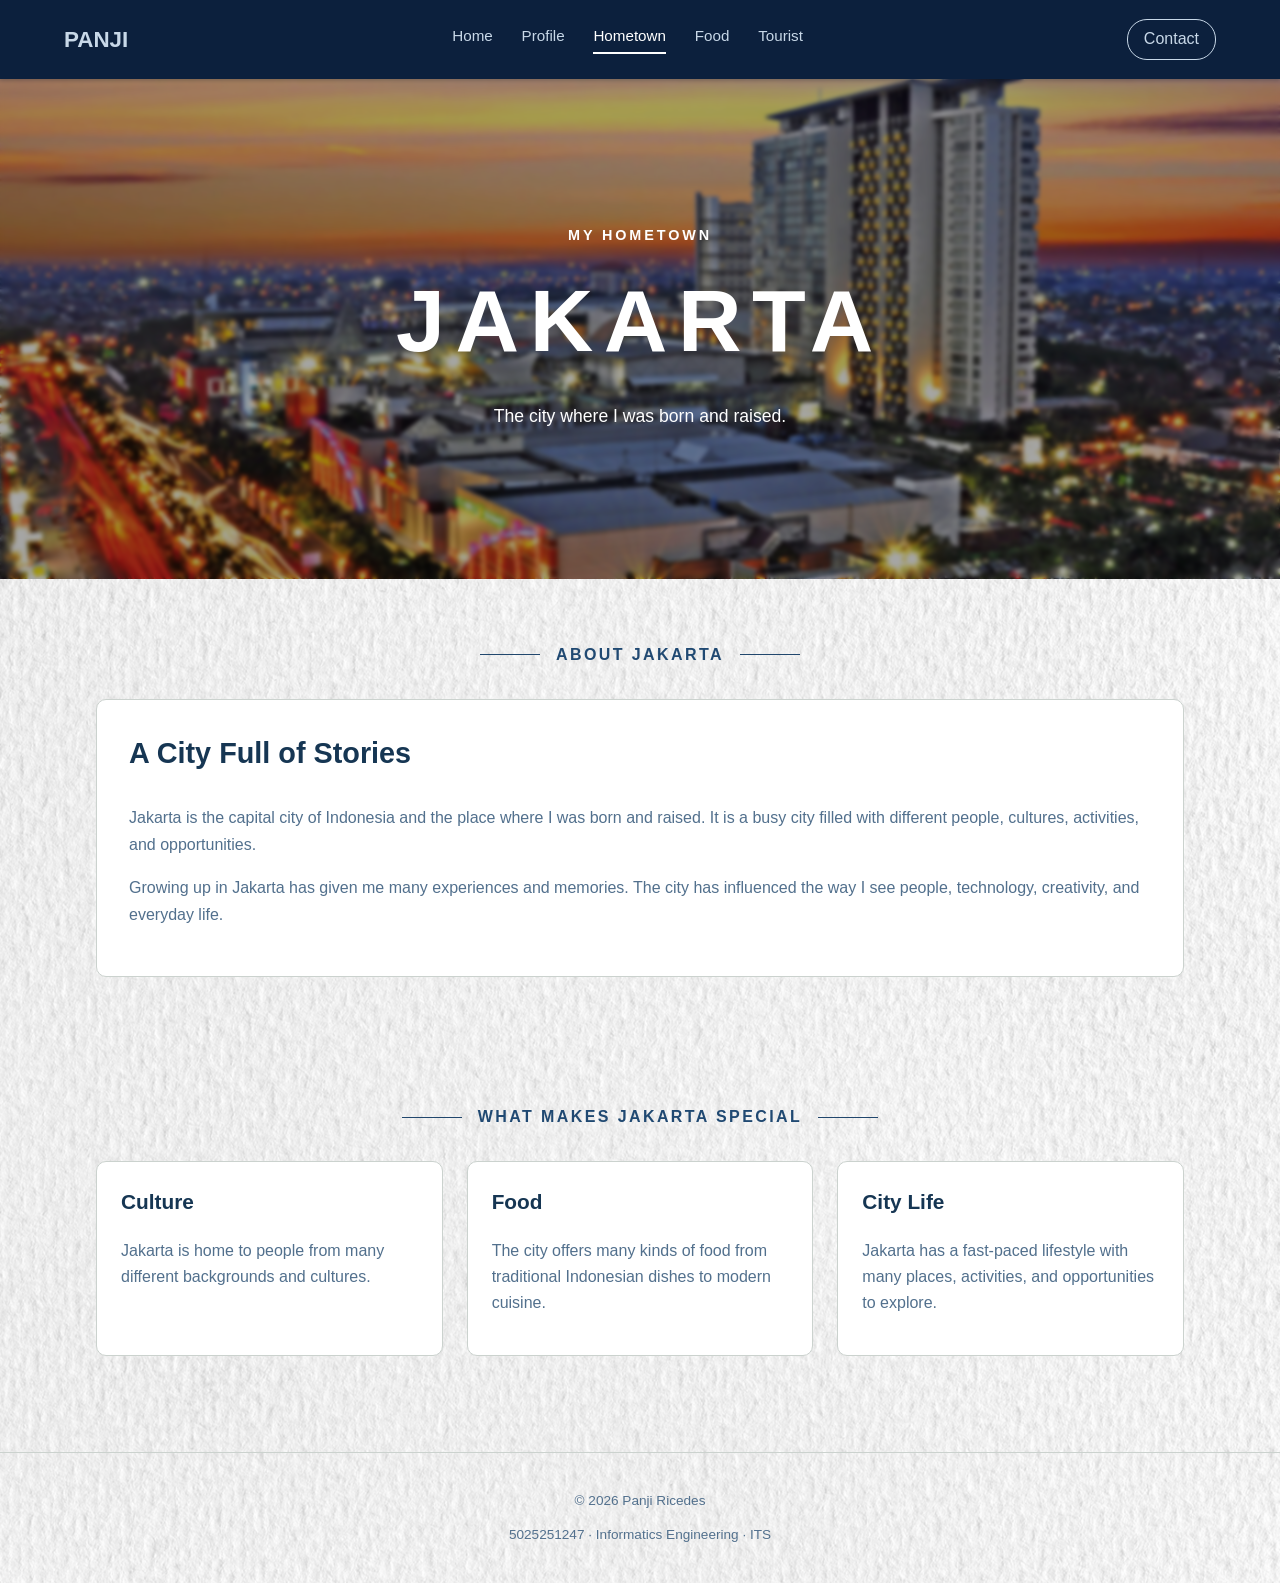
<file: quiz1/hometown/index.html>
<!DOCTYPE html>
<html lang="en">
<head>
    <meta charset="UTF-8">
    <meta name="viewport" content="width=device-width, initial-scale=1.0">

    <title>Hometown - Panji Ricedes</title>

    <link rel="stylesheet" href="../css/style.css">
    <link rel="stylesheet" href="../css/pages.css">
</head>

<body>
    <header class="site-header">
        <a href="../" class="brand"> PANJI </a>

        <nav class="site-menu">
            <ul>
            <li><a href="../index.html">Home</a></li>
            <li><a href="../profile/">Profile</a></li>
            <li><a href="../hometown/" aria-current="page">Hometown</a></li>
            <li><a href="../food/">Food</a></li>
            <li><a href="../tourist/">Tourist</a></li>
            </ul>
        </nav>
        <a href="../profile/" class="contact-button">Contact</a>
    </header>


    <main>
        <section class="hometown-hero">
            <div class="hometown-overlay"></div>
            <div class="hometown-content">
                <p class="hero-label">MY HOMETOWN</p>
                <h1>JAKARTA</h1>
                <p>The city where I was born and raised.</p>
            </div>
        </section>


        <section class="hometown-section">
            <div class="section-title">
                <span></span> <h2>ABOUT JAKARTA</h2> <span></span>
            </div>

            <div class="hometown-description">
                <h3> A City Full of Stories </h3>

                <p> Jakarta is the capital city of Indonesia and the place where I was born and raised. It is a busy city filled with different people, cultures, activities, and opportunities. </p>

                <p> Growing up in Jakarta has given me many experiences and memories. The city has influenced the way I see people, technology, creativity, and everyday life. </p>
            </div>
        </section>


        <section class="hometown-section">
            <div class="section-title">
                <span></span> <h2>WHAT MAKES JAKARTA SPECIAL</h2> <span></span>
            </div>

            <div class="hometown-cards">
                <article class="hometown-card">
                    <h3>Culture</h3>
                    <p> Jakarta is home to people from many different backgrounds and cultures. </p>
                </article>


                <article class="hometown-card">
                    <h3>Food</h3>
                    <p> The city offers many kinds of food from traditional Indonesian dishes to modern cuisine. </p>
                </article>


                <article class="hometown-card">
                    <h3>City Life</h3>
                    <p> Jakarta has a fast-paced lifestyle with many places, activities, and opportunities to explore. </p>
                </article>
            </div>
        </section>
    </main>


    <footer class="site-footer">
        <p> © 2026 Panji Ricedes </p>
        <p> 5025251247 · Informatics Engineering · ITS </p>
    </footer>

    <script src="../js/script.js"></script>

</body>
</html>
</file>
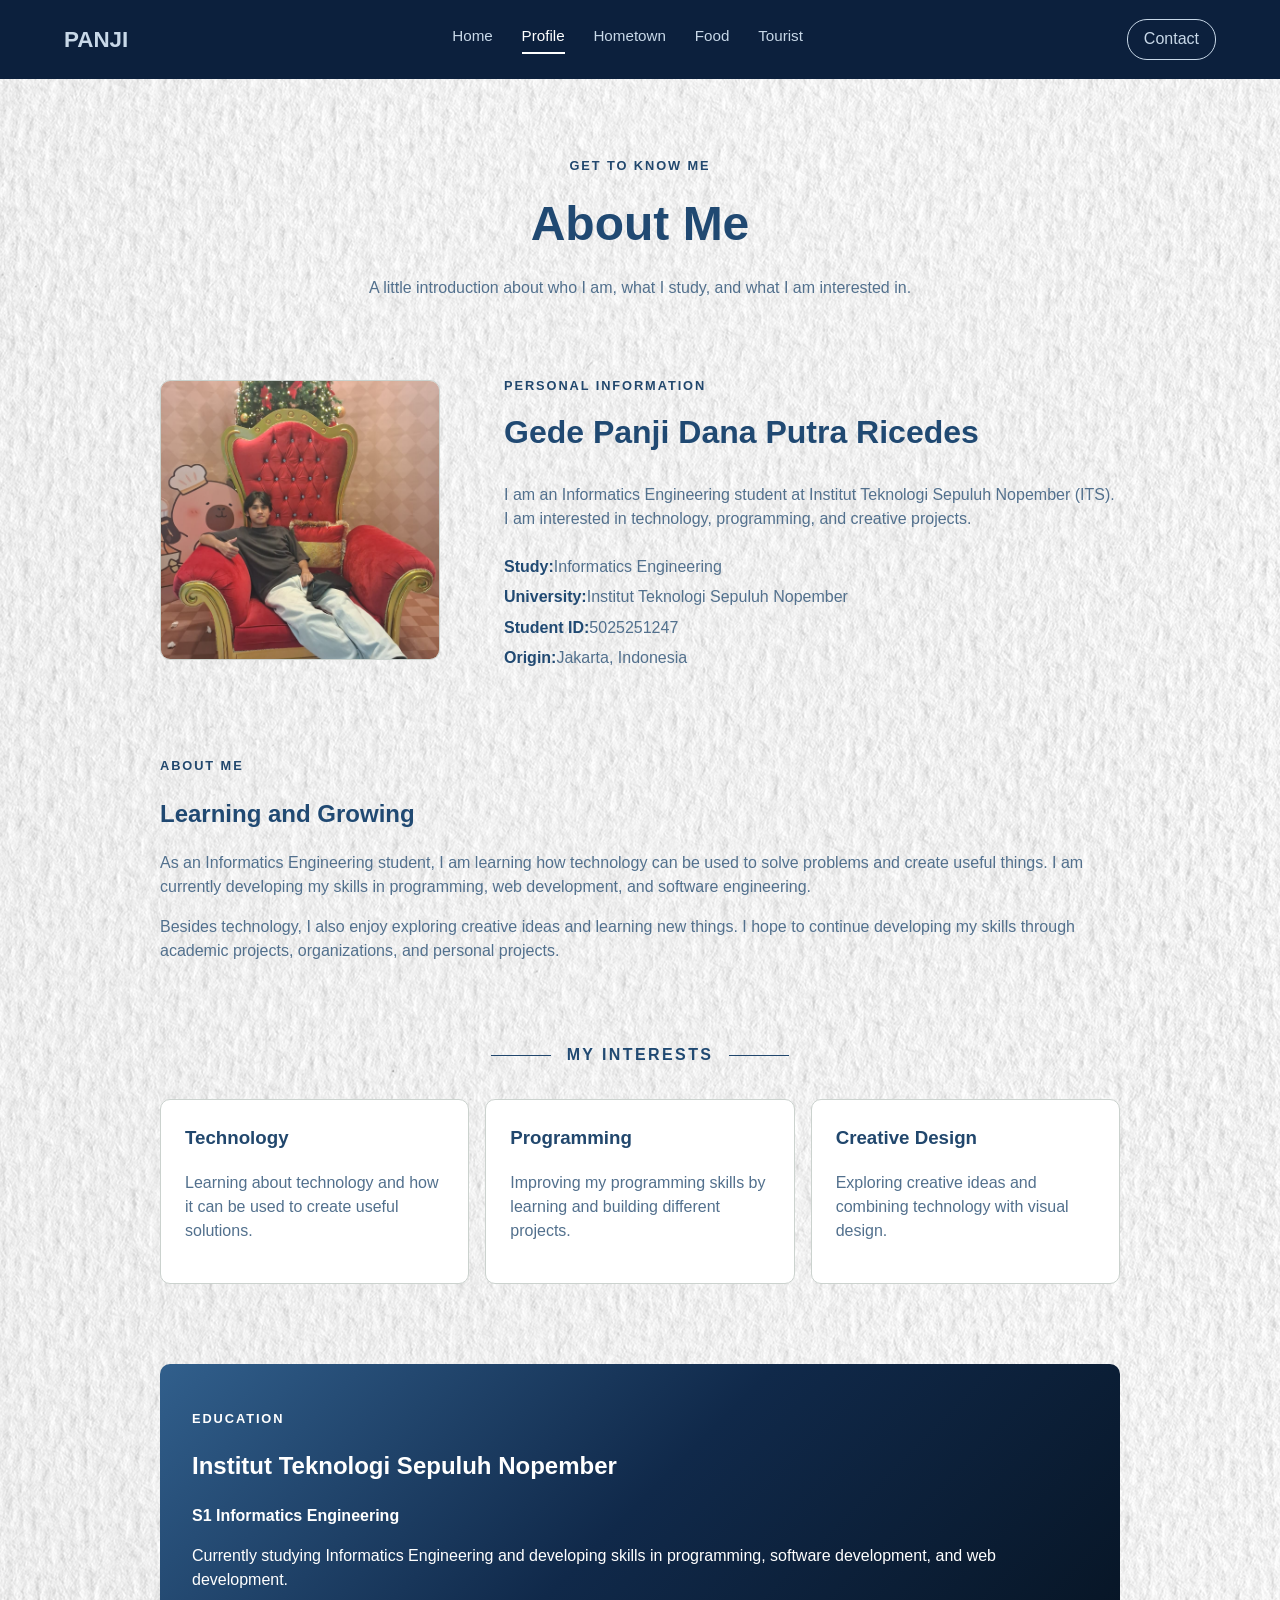
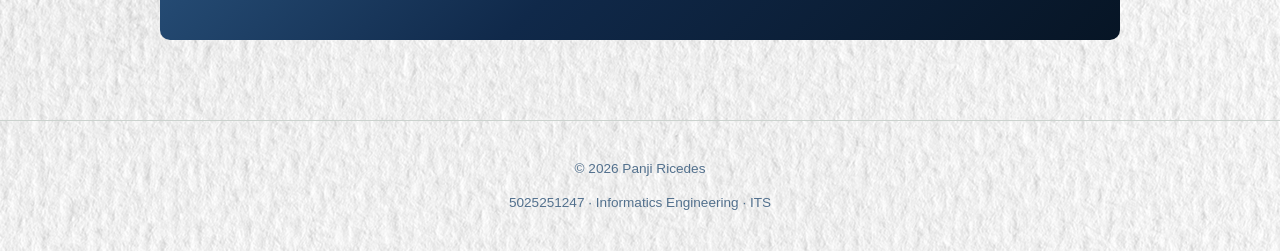
<file: quiz1/profile/index.html>
<!DOCTYPE html>
<html lang="en">
<head>
    <meta charset="UTF-8">
    <meta name="viewport" content="width=device-width, initial-scale=1.0">

    <title>Profile - Panji Ricedes</title>

    <link rel="stylesheet" href="../css/style.css">
    <link rel="stylesheet" href="../css/pages.css">
</head>

<body>
    <header class="site-header">
        <a href="../" class="brand"> PANJI </a>

        <nav class="site-menu">
            <ul>
            <li><a href="../index.html">Home</a></li>
            <li><a href="../profile/" aria-current="page">Profile</a></li>
            <li><a href="../hometown/">Hometown</a></li>
            <li><a href="../food/">Food</a></li>
            <li><a href="../tourist/">Tourist</a></li>
            </ul>
        </nav>
        <a href="../profile/" class="contact-button"> Contact </a>
    </header>


    <main class="page profile-page">

        <section class="profile-heading">
            <p class="small-text">GET TO KNOW ME</p>
            <h1>About Me</h1>
            <p>A little introduction about who I am, what I study, and what I am interested in.</p>
        </section>


        <section class="profile-introduction">
            <img
                src="../images/foto-profile.jpeg"
                alt="Profile photo of Panji"
                class="profile-image" 
            >

            <div class="profile-information">
                <p class="small-text">PERSONAL INFORMATION</p>
                <h2>Gede Panji Dana Putra Ricedes</h2>
                <p>I am an Informatics Engineering student at Institut Teknologi Sepuluh Nopember (ITS). I am interested in technology, programming, and creative projects.</p>

                <div class="information-list">
                    <p><strong>Study:</strong>Informatics Engineering</p>
                    <p><strong>University:</strong>Institut Teknologi Sepuluh Nopember</p>
                    <p><strong>Student ID:</strong>5025251247</p>
                    <p><strong>Origin:</strong>Jakarta, Indonesia</p>
                </div>
            </div>
        </section>


        <section class="profile-section">
            <p class="small-text">ABOUT ME</p>
            <h2>Learning and Growing</h2>

            <p>As an Informatics Engineering student, I am learning how technology can be used to solve problems and create useful things. I am currently developing my skills in programming, web development, and software engineering.</p>

            <p>Besides technology, I also enjoy exploring creative ideas and learning new things. I hope to continue developing my skills through academic projects, organizations, and personal projects.</p>
        </section>

        <section class="profile-section">
            <div class="section-title"> <span></span> <h2>MY INTERESTS</h2> <span></span> </div>
            <div class="interest-container">
                <article class="interest-card">
                    <h3>Technology</h3>
                    <p>Learning about technology and how it can be used to create useful solutions.</p>
                </article>

                <article class="interest-card">
                    <h3>Programming</h3>
                    <p>Improving my programming skills by learning and building different projects.</p>
                </article>

                <article class="interest-card">
                    <h3>Creative Design</h3>
                    <p>Exploring creative ideas and combining technology with visual design.</p>
                </article>
            </div>
        </section>


        <section class="profile-section education-section">
            <p class="small-text">EDUCATION</p>
            <h2>Institut Teknologi Sepuluh Nopember</h2>
            <p> <strong> S1 Informatics Engineering </strong> </p>
            <p>Currently studying Informatics Engineering and developing skills in programming, software development, and web development. </p>
        </section>
    </main>


    <footer class="site-footer" id="contact">
        <p> © 2026 Panji Ricedes </p>
        <p> 5025251247 · Informatics Engineering · ITS </p>
    </footer>

    <script src="../js/script.js"></script>

</body>
</html>
</file>
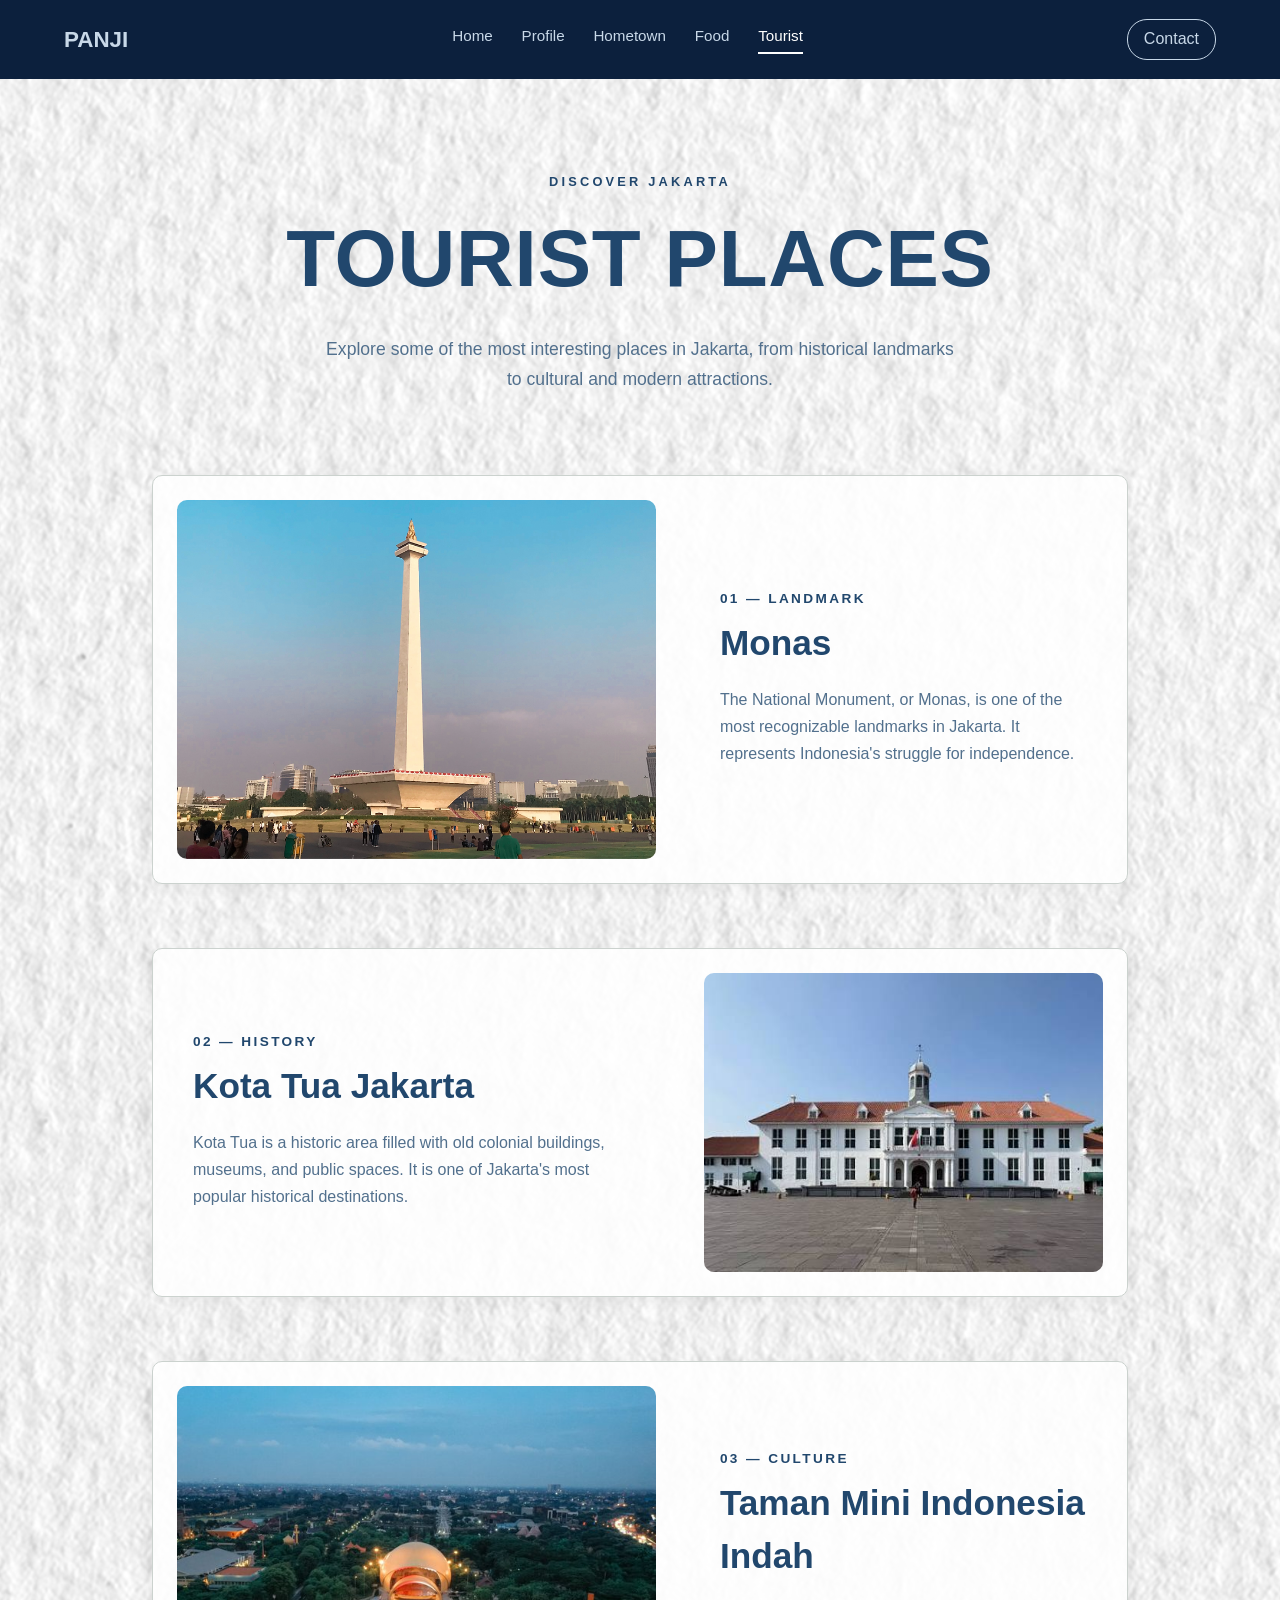
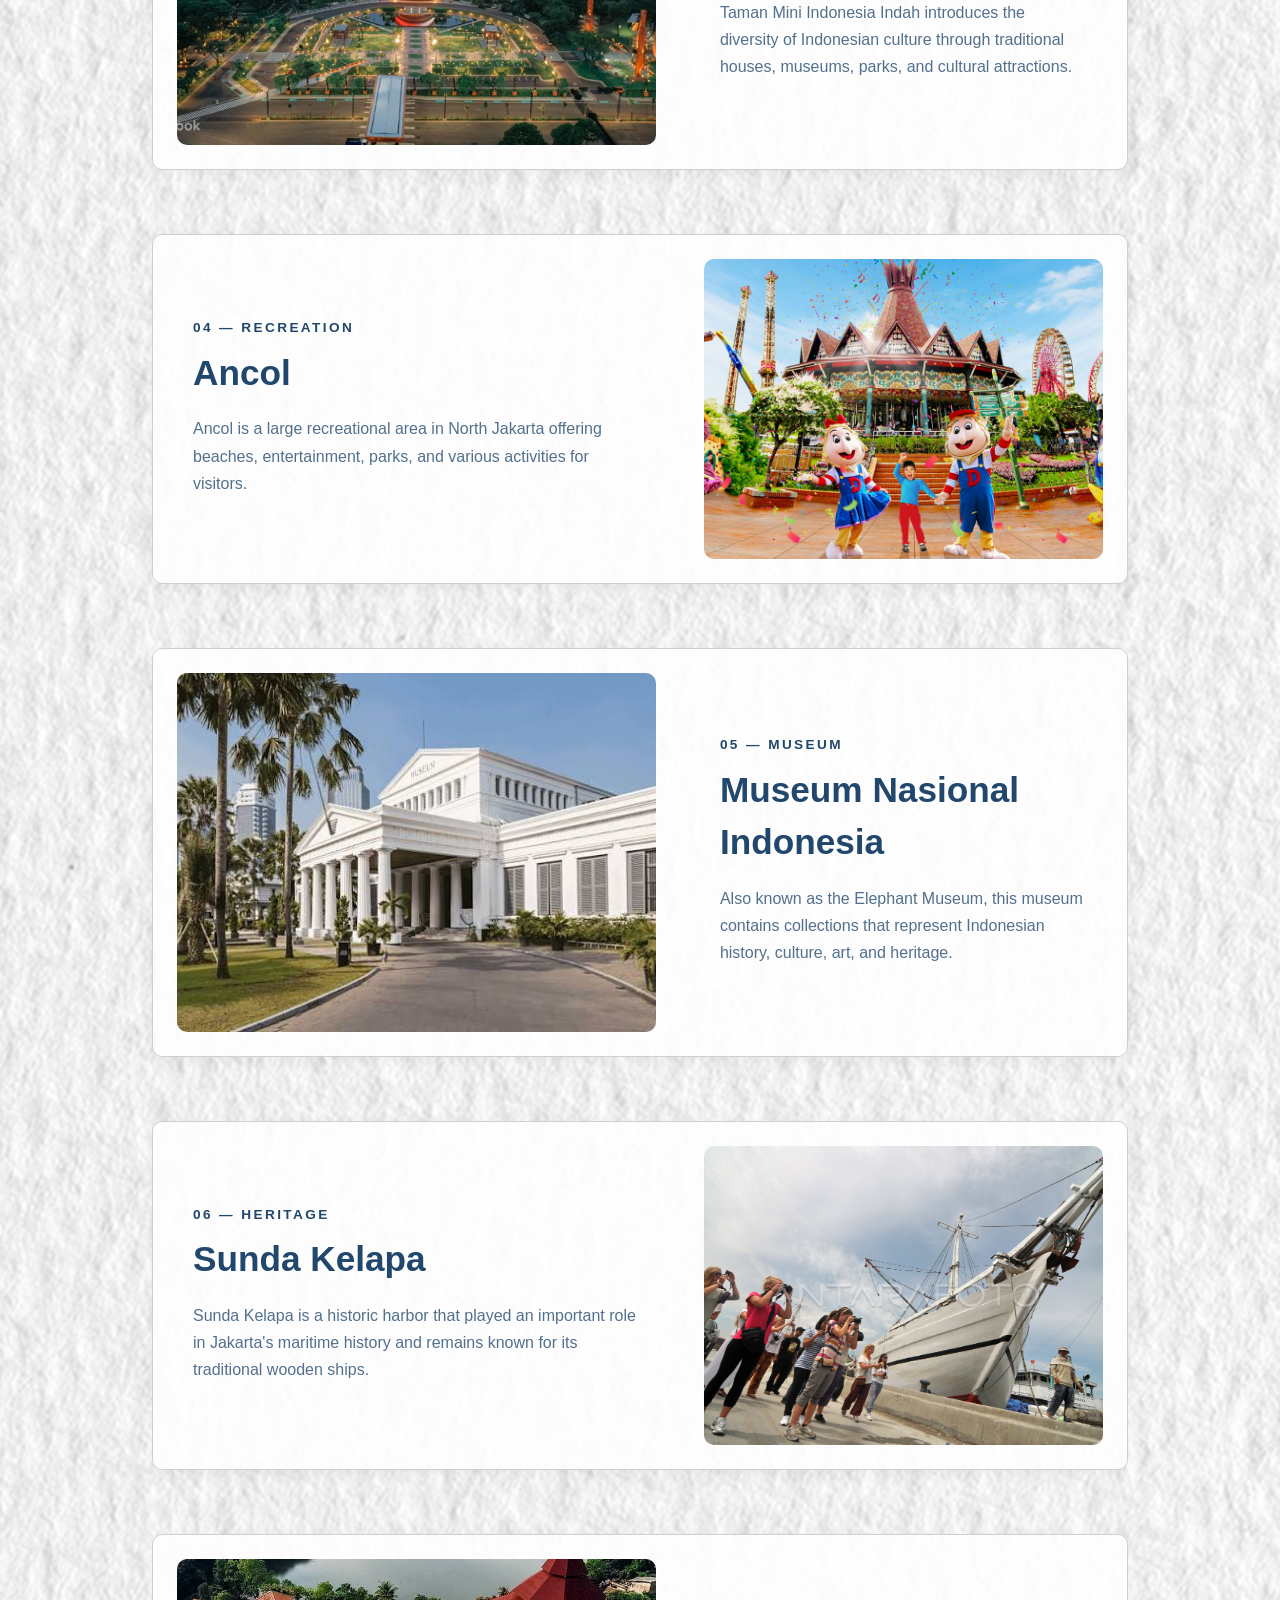
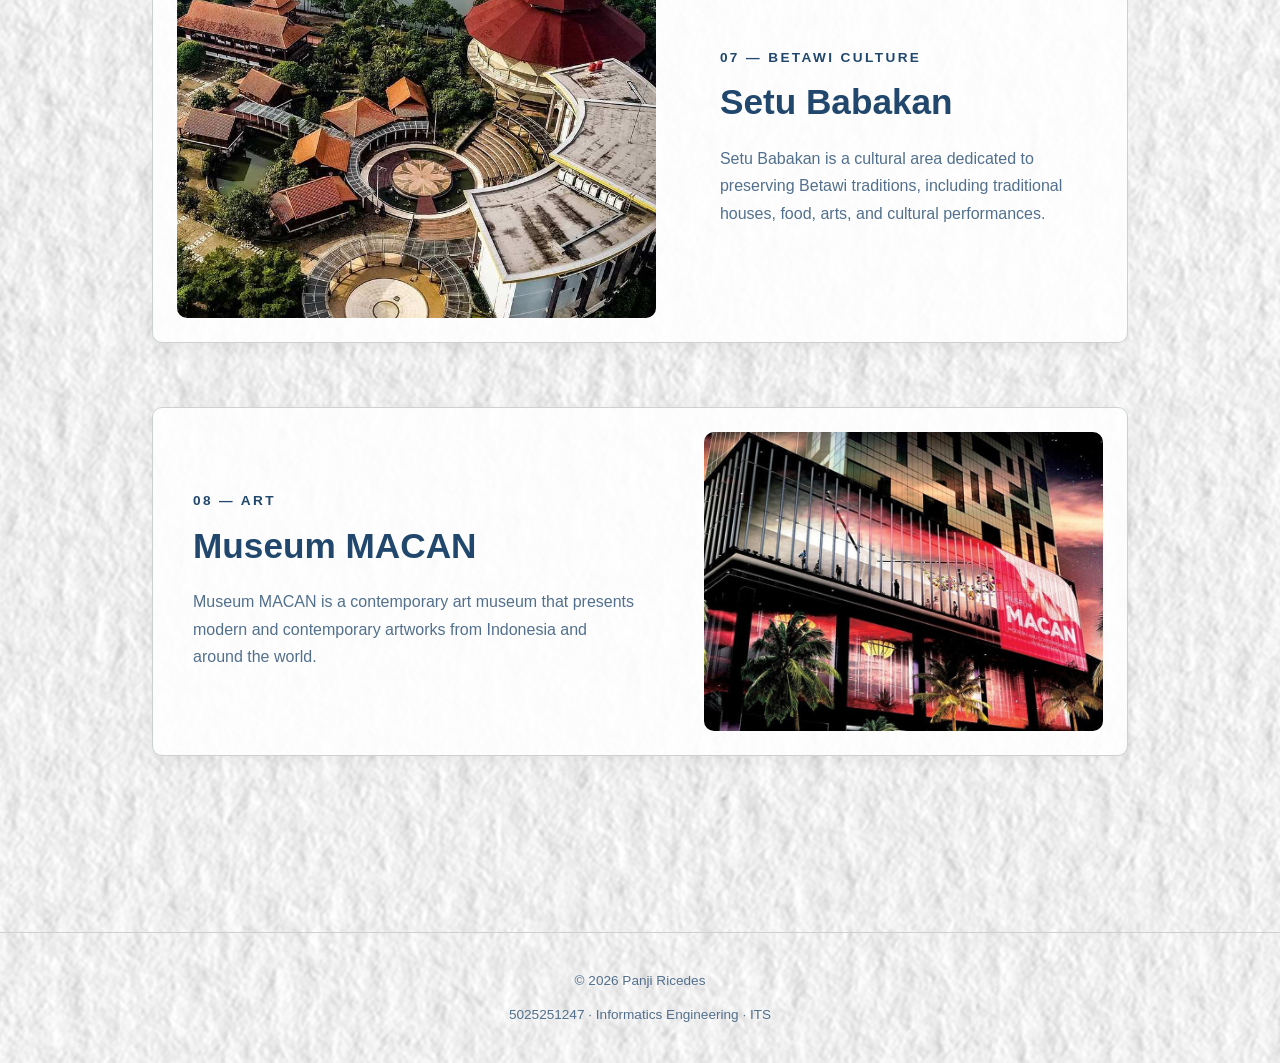
<file: quiz1/tourist/index.html>
<!DOCTYPE html>
<html lang="en">
<head>
    <meta charset="UTF-8">
    <meta name="viewport" content="width=device-width, initial-scale=1.0">

    <title>Tourist Places | Panji</title>

    <link rel="stylesheet" href="../css/style.css">
    <link rel="stylesheet" href="../css/pages.css">
</head>

<body>
    <header class="site-header">
        <a href="../" class="brand">PANJI</a>
        <nav class="site-menu">
            <ul>
            <li><a href="../index.html">Home</a></li>
            <li><a href="../profile/">Profile</a></li>
            <li><a href="../hometown/">Hometown</a></li>
            <li><a href="../food/">Food</a></li>
            <li><a href="../tourist/" aria-current="page">Tourist</a></li>
            </ul>
        </nav>
        <a href="../profile/" class="contact-button">Contact</a>
    </header>


    <section class="tourist-header">
        <p class="small-text">DISCOVER JAKARTA</p>
        <h1>TOURIST PLACES</h1>
        <p> Explore some of the most interesting places in Jakarta, from historical landmarks to cultural and modern attractions. </p>
    </section>


    <main class="tourist-container">

        <article class="tourist-card">
            <div class="tourist-image">  <img src="../images/monas.png" alt="Monas Jakarta"> </div>

            <div class="tourist-info">
                <p class="tourist-number">01 — LANDMARK</p>
                <h2>Monas</h2>
                <p> The National Monument, or Monas, is one of the most recognizable landmarks in Jakarta. It represents  Indonesia's struggle for independence. </p>
            </div>
        </article>


        <article class="tourist-card reverse">
            <div class="tourist-image"> <img src="../images/kota-tua.jpg" alt="Kota Tua Jakarta">  </div>

            <div class="tourist-info">
                <p class="tourist-number">02 — HISTORY</p>
                <h2>Kota Tua Jakarta</h2>
                <p> Kota Tua is a historic area filled with old colonial buildings, museums, and public spaces. It is one of Jakarta's most popular historical destinations.
                </p>
            </div>
        </article>


        <article class="tourist-card">
            <div class="tourist-image"> <img src="../images/tmii.jpg" alt="Taman Mini Indonesia Indah"> </div>
            
            <div class="tourist-info">
                <p class="tourist-number">03 — CULTURE</p>
                <h2>Taman Mini Indonesia Indah</h2>
                <p> Taman Mini Indonesia Indah introduces the diversity of Indonesian culture through traditional houses, museums, parks, and cultural attractions. </p>
            </div>
        </article>


        <article class="tourist-card reverse">
            <div class="tourist-image"> <img src="../images/ancol.jpg" alt="Ancol Jakarta"> </div>

            <div class="tourist-info">
                <p class="tourist-number">04 — RECREATION</p>
                <h2>Ancol</h2>
                <p> Ancol is a large recreational area in North Jakarta offering beaches, entertainment, parks, and various activities for visitors.
                </p>
            </div>
        </article>


        <article class="tourist-card">
            <div class="tourist-image"> <img src="../images/museum-nasional.jpg" alt="Museum Nasional Indonesia"> </div>

            <div class="tourist-info">
                <p class="tourist-number">05 — MUSEUM</p>
                <h2>Museum Nasional Indonesia</h2>
                <p> Also known as the Elephant Museum, this museum contains collections that represent Indonesian history, culture, art, and heritage. </p>
            </div>
        </article>


        <article class="tourist-card reverse">
            <div class="tourist-image"> <img src="../images/sunda-kelapa.jpg" alt="Pelabuhan Sunda Kelapa"> </div>

            <div class="tourist-info">
                <p class="tourist-number">06 — HERITAGE</p>
                <h2>Sunda Kelapa</h2>
                <p> Sunda Kelapa is a historic harbor that played an important role in Jakarta's maritime history and remains known for its traditional wooden ships. </p>
            </div>
        </article>


        <article class="tourist-card">
            <div class="tourist-image"> <img src="../images/setu-babakan.jpg" alt="Setu Babakan Jakarta"> </div>

            <div class="tourist-info">
                <p class="tourist-number">07 — BETAWI CULTURE</p>
                <h2>Setu Babakan</h2> 
                <p> Setu Babakan is a cultural area dedicated to preserving Betawi traditions, including traditional houses, food, arts, and cultural performances. </p>
            </div>
        </article>


        <article class="tourist-card reverse">
            <div class="tourist-image"> <img src="../images/museum-macan.jpg" alt="Museum MACAN Jakarta"> </div>

            <div class="tourist-info">
                <p class="tourist-number">08 — ART</p>
                <h2>Museum MACAN</h2>
                <p> Museum MACAN is a contemporary art museum that presents modern and contemporary artworks from Indonesia and around the world. </p>
            </div>
        </article>
    </main>


    <footer class="site-footer">
        <p>© 2026 Panji Ricedes</p>
        <p>5025251247 · Informatics Engineering · ITS</p>
    </footer>

    <script src="../js/script.js"></script>

</body>
</html>
</file>
<file: quiz1/css/style.css>
:root {
    --primary: #21476d;
    --primary-dark: #163653;
    --accent: #1a3f61;

    --ink: #204972;
    --muted: #52708d;

    --bg: #0c203d;
    --card: #ffffff;
    --card-soft: rgba(255, 255, 255, 0.88);

    --line: #cbd2ce;

    --text-light: #ffffff;
    --text-light-muted: #c8d8e8;

    --overlay: rgba(0, 0, 0, 0.35);
    --shadow: rgba(0, 0, 0, 0.05);

    --gradient-start: #315f8c;
    --gradient-middle: #10294a;
    --gradient-end: #071525;

    --radius: 10px;
    --space: 1rem;
}


*,
*::before,
*::after {
    box-sizing: border-box;
}


body {
    margin: 0;
    font-family: Arial, Helvetica, sans-serif;
    line-height: 1.5;
    color: var(--ink);
    background-color: var(--bg);
    background-image: url("../images/paper-texture.jpg");
    background-size: cover;
    background-position: center;
    background-repeat: repeat;
}


a { color: inherit; }


img {
    max-width: 100%;
    height: auto;
}


.site-header {
    display: flex;
    align-items: center;
    justify-content: space-between;
    gap: 1rem;
    padding: 1.2rem 4rem;
    background: var(--bg);
}


.brand {
    color: var(--text-light-muted);
    font-size: 1.4rem;
    font-weight: 700;
    text-decoration: none;
}


.brand:hover {
    color: var(--text-light);
}


.site-menu ul {
    display: flex;
    flex-wrap: wrap;
    gap: 1.8rem;
    list-style: none;
    margin: 0;
    padding: 0;
}


.site-menu a {
    display: block;
    color: var(--text-light-muted);
    font-size: 0.95rem;
    text-decoration: none;
    padding-bottom: 0.25rem;
}


.site-menu a:hover,
.site-menu a[aria-current="page"] {
    color: var(--text-light);
    border-bottom: 2px solid var(--text-light);
}


.contact-button {
    padding: 0.45rem 1rem;
    border: 1px solid var(--text-light-muted);
    border-radius: 20px;
    color: var(--text-light-muted);
    text-decoration: none;
}


.contact-button:hover {
    background: var(--primary);
    color: white;
}


.button {
    display: inline-block;
    padding: 0.7rem 1.2rem;
    border-radius: 25px;
    text-decoration: none;
    font-weight: 600;
}

.button.primary {
    background: var(--primary); color: white; }

.button.primary:hover { background: var(--primary-dark);}

.site-footer { 
    margin-top: 2rem; 
    padding: 1.5rem 3rem;
    border-top: 1px solid var(--line); 
    color: var(--muted); 
    font-size: 0.85rem; 
    text-align: center; }

@media (max-width: 48rem) {
    .site-header { flex-direction: column; padding: 1rem; }
    .site-menu ul { justify-content: center; gap: 1rem; }
}
</file>
<file: quiz1/css/pages.css>
.page{max-width:90rem;margin:0 auto;padding:0 3rem}

.hero{position:relative;min-height:720px;overflow:hidden;padding:4rem 3rem}

.hero-title{position:absolute;top:5rem;left:0;width:100%;display:flex;justify-content:center;align-items:center;gap:10rem;padding:0 2rem;font-size:clamp(4rem,14vw,13rem);font-weight:800;line-height:.8;letter-spacing:-.08em;color:var(--accent);z-index:1}
.hero-title span{white-space:nowrap}

.hero-image{position:absolute;z-index:2;left:50%;bottom:0;transform:translateX(-50%);width:min(42vw,550px);max-height:620px;object-fit:contain}

.hero-intro{position:absolute;left:4rem;bottom:7rem;width:300px;z-index:3}
.hero-intro h1{margin:0 0 .5rem;font-size:2rem}
.hero-intro p{color:var(--muted);margin-bottom:1.5rem}
.small-text{font-size:.8rem;font-weight:700;letter-spacing:.12rem;color:var(--primary)!important}

.hero-info{position:absolute;right:4rem;bottom:7rem;z-index:3;text-align:right;font-size:.8rem;letter-spacing:.08rem;color:var(--muted)}

.explore{padding:5rem 3rem}

.section-title{display:flex;align-items:center;justify-content:center;gap:1rem;margin-bottom:2rem}
.section-title span{width:60px;height:1px;background:var(--primary)}
.section-title h2{margin:0;font-size:1rem;letter-spacing:.15rem}

.card-container{display:grid;grid-template-columns:repeat(4,1fr);gap:1rem}
.card{display:block;padding:1.5rem;background:var(--card);border:1px solid var(--line);border-radius:var(--radius);text-decoration:none;transition:transform .2s}
.card:hover{transform:translateY(-5px)}
.card h3{margin-top:0;color:var(--primary)}
.card p{margin-bottom:0;color:var(--muted)}



.profile-page{padding-top:4rem}

.profile-heading{max-width:50rem;margin:0 auto 4rem;text-align:center}
.profile-heading h1{margin:.3rem 0;font-size:3rem;color:var(--ink)}
.profile-heading p{color:var(--muted)}

.profile-introduction{display:flex;align-items:center;gap:4rem;max-width:60rem;margin:0 auto 5rem}

.profile-image{width:280px;aspect-ratio:1/1;object-fit:cover;border-radius:var(--radius);border:1px solid var(--line)}

.profile-information{flex:1}
.profile-information h2{margin-top:0;font-size:2rem;color:var(--ink)}
.profile-information>p:not(.small-text){color:var(--muted)}

.information-list{margin-top:1.5rem}
.information-list p{margin:.4rem 0;color:var(--muted)}
.information-list strong{color:var(--ink)}

.profile-section{max-width:60rem;margin:0 auto 5rem}
.profile-section h2{color:var(--ink)}
.profile-section>p{color:var(--muted)}

.interest-container{display:grid;grid-template-columns:repeat(3,1fr);gap:1rem;margin-top:2rem}
.interest-card{padding:1.5rem;background:var(--card);border:1px solid var(--line);border-radius:var(--radius)}
.interest-card h3{margin-top:0;color:var(--primary)}
.interest-card p{color:var(--muted)}

.profile-table{margin-top:1.5rem}
.profile-table th{width:140px;font-weight:700;color:var(--ink)}
.profile-table td{color:var(--muted)}

.education-section{padding:2rem;background:linear-gradient(135deg,var(--gradient-start),var(--gradient-middle),var(--gradient-end));border-radius:var(--radius);color:var(--text-light)}
.education-section .small-text{color:var(--text-light)!important}
.education-section h2{color:var(--text-light)}
.education-section p{color:var(--text-light)}
.education-section strong{color:var(--text-light)}



@media(max-width:48rem){
    .page{padding:0 1rem}
    .hero{min-height:800px;padding:2rem 1rem}
    .hero-title{top:5rem;flex-direction:column;align-items:center;font-size:6rem;line-height:.9}
    .hero-image{width:75vw;max-height:500px}
    .hero-intro{left:1rem;bottom:2rem;width:250px}
    .hero-info{display:none}
    .card-container{grid-template-columns:1fr}
    .profile-page{padding-top:2rem}
    .profile-heading{margin-bottom:2.5rem}
    .profile-heading h1{font-size:2.2rem}
    .profile-introduction{flex-direction:column;gap:2rem;text-align:center}
    .profile-image{width:240px}
    .profile-information{width:100%}
    .interest-container{grid-template-columns:1fr}
}



.hometown-hero{position:relative;min-height:450px;background-image:url("../images/jakarta.jpg");background-size:cover;background-position:center;display:flex;align-items:center;justify-content:center;overflow:hidden}

.hometown-overlay{position:absolute;inset:0;background:var(--overlay);backdrop-filter:blur(2px)}

.hometown-content{position:relative;z-index:1;text-align:center;color:var(--text-light);padding:2rem}

.hero-label{font-size:.9rem;font-weight:700;letter-spacing:.2em;margin-bottom:.5rem}

.hometown-content h1{font-size:4.5rem;margin:.3rem 0;letter-spacing:.12em;font-weight:800}
.hometown-content>p:last-child{font-size:1.1rem;margin-top:1rem}

.hometown-section{max-width:70rem;margin:0 auto;padding:4rem var(--space)}

.hometown-description{background:var(--card);border:1px solid var(--line);border-radius:var(--radius);padding:2rem}
.hometown-description h3{margin-top:0;color:var(--primary-dark);font-size:1.8rem}
.hometown-description p{color:var(--muted);line-height:1.7;margin-bottom:1rem}

.hometown-cards{display:grid;grid-template-columns:repeat(3,1fr);gap:1.5rem}
.hometown-card{background:var(--card);border:1px solid var(--line);border-radius:var(--radius);padding:1.5rem;min-height:180px}
.hometown-card h3{color:var(--primary-dark);font-size:1.3rem;margin-top:0}
.hometown-card p{color:var(--muted);line-height:1.6}

@media(min-width:48rem){
    .hometown-hero{min-height:500px}
    .hometown-content h1{font-size:5.5rem}
}

@media(max-width:47.99rem){
    .hometown-hero{min-height:400px}
    .hometown-content h1{font-size:3rem}
    .hometown-cards{grid-template-columns:1fr}
    .section-title span{width:2rem}
}



.food-header{max-width:60rem;margin:0 auto;padding:5rem 2rem 3rem;text-align:center}
.food-header .small-text{color:var(--primary);font-weight:700;letter-spacing:.2rem;margin-bottom:.5rem}
.food-header h1{font-size:4rem;color:var(--primary);margin:0;letter-spacing:.1rem}
.food-header>p:last-child{max-width:40rem;margin:1rem auto;color:var(--muted);font-size:1.1rem}

.food-container{max-width:65rem;margin:0 auto;padding:1rem 2rem 5rem}

.food-item{display:grid;grid-template-columns:1fr 1fr;align-items:center;gap:3rem;margin-bottom:4rem;background:var(--card-soft);border:1px solid var(--line);border-radius:var(--radius);padding:1.5rem;box-shadow:0 4px 15px var(--shadow)}

.food-item.reverse .food-image{order:2}
.food-item.reverse .food-info{order:1}

.food-image{overflow:hidden;border-radius:var(--radius);aspect-ratio:4/3}
.food-image img{width:100%;height:100%;object-fit:cover;display:block;transition:transform .4s ease}
.food-image img:hover{transform:scale(1.05)}

.food-info{padding:1rem}
.food-number{color:var(--primary);font-size:.85rem;font-weight:700;letter-spacing:.15rem;margin-bottom:.5rem}
.food-info h2{color:var(--primary);font-size:2rem;margin:0 0 1rem}
.food-info p:last-child{color:var(--muted);line-height:1.7;font-size:1rem}

@media(max-width:48rem){
    .food-header h1{font-size:3rem}
    .food-item{grid-template-columns:1fr;gap:1rem;margin-bottom:2rem}
    .food-item.reverse .food-image{order:1}
    .food-item.reverse .food-info{order:2}
    .food-info h2{font-size:1.6rem}
}



.tourist-header{max-width:60rem;margin:0 auto;padding:5rem 2rem 3rem;text-align:center}
.tourist-header .small-text{color:var(--primary);font-weight:700;letter-spacing:.2rem;margin-bottom:.5rem}
.tourist-header h1{color:var(--primary);font-size:clamp(3rem,8vw,5rem);margin:0;letter-spacing:.05rem}
.tourist-header>p:last-child{max-width:40rem;margin:1rem auto;color:var(--muted);font-size:1.1rem;line-height:1.7}

.tourist-container{max-width:65rem;margin:0 auto;padding:1rem 2rem 5rem}

.tourist-card{display:grid;grid-template-columns:1.2fr 1fr;align-items:center;gap:3rem;margin-bottom:4rem;padding:1.5rem;background:var(--card-soft);border:1px solid var(--line);border-radius:var(--radius);box-shadow:0 4px 15px var(--shadow)}

.tourist-card.reverse .tourist-image{order:2}
.tourist-card.reverse .tourist-info{order:1}

.tourist-image{overflow:hidden;border-radius:var(--radius);aspect-ratio:4/3}
.tourist-image img{width:100%;height:100%;object-fit:cover;display:block;transition:transform .4s ease}
.tourist-image img:hover{transform:scale(1.05)}

.tourist-info{padding:1rem}
.tourist-number{color:var(--primary);font-size:.85rem;font-weight:700;letter-spacing:.15rem;margin-bottom:.5rem}
.tourist-info h2{color:var(--primary);font-size:2.2rem;margin:0 0 1rem}
.tourist-info p:last-child{color:var(--muted);line-height:1.7;font-size:1rem}

@media(max-width:48rem){
    .tourist-header{padding-top:3rem}
    .tourist-header h1{font-size:3rem}
    .tourist-card{grid-template-columns:1fr;gap:1rem;margin-bottom:2rem}
    .tourist-card.reverse .tourist-image{order:1}
    .tourist-card.reverse .tourist-info{order:2}
    .tourist-info h2{font-size:1.7rem}
}
</file>
